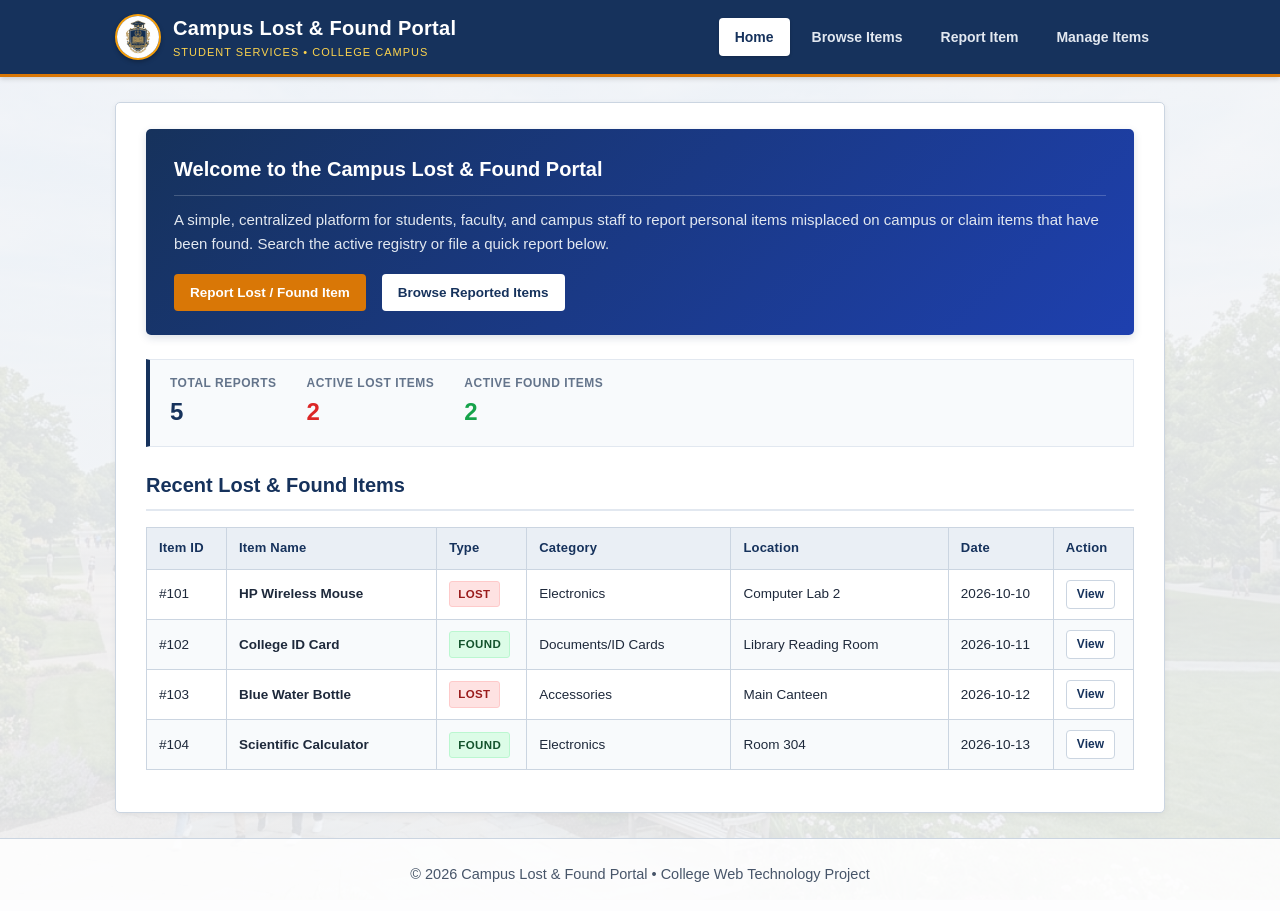
<file: index.html>
<!DOCTYPE html>
<html lang="en">
<head>
  <meta charset="UTF-8">
  <meta name="viewport" content="width=device-width, initial-scale=1.0">
  <title>Campus Lost & Found Portal - Home</title>
  <link rel="stylesheet" href="css/style.css">
</head>
<body>

  <!-- Top Bar: College Emblem on Left, Relocated Navigation Tabs on Right -->
  <header class="site-header">
    <div class="header-container">
      <a href="index.html" class="brand-wrapper">
        <img src="images/college-logo.jpg" alt="College Logo" class="brand-logo">
        <div class="brand-text">
          <h1>Campus Lost &amp; Found Portal</h1>
          <span>Student Services &bull; College Campus</span>
        </div>
      </a>

      <!-- Relocated Navigation Tabs -->
      <nav class="nav-tabs">
        <a href="index.html" class="active">Home</a>
        <a href="items.html">Browse Items</a>
        <a href="report.html">Report Item</a>
        <a href="manage-items.html">Manage Items</a>
      </nav>
    </div>
  </header>

  <!-- Main Content Container -->
  <div class="container">

    <!-- Campus Welcome Hero Card -->
    <div class="hero-card">
      <h2>Welcome to the Campus Lost &amp; Found Portal</h2>
      <p>A simple, centralized platform for students, faculty, and campus staff to report personal items misplaced on campus or claim items that have been found. Search the active registry or file a quick report below.</p>
      <div class="hero-actions">
        <a href="report.html" class="btn btn-gold">Report Lost / Found Item</a>
        <a href="items.html" class="btn btn-light">Browse Reported Items</a>
      </div>
    </div>

    <!-- Statistics Overview Box -->
    <div class="stats-box">
      <div class="stat-item">
        <span class="stat-label">Total Reports</span>
        <span class="stat-value" id="total-items">0</span>
      </div>
      <div class="stat-item">
        <span class="stat-label">Active Lost Items</span>
        <span class="stat-value" id="total-lost" style="color: #DC2626;">0</span>
      </div>
      <div class="stat-item">
        <span class="stat-label">Active Found Items</span>
        <span class="stat-value" id="total-found" style="color: #16A34A;">0</span>
      </div>
    </div>

    <!-- Recent Items Overview Table (Plain Text, No Icons) -->
    <h2>Recent Lost &amp; Found Items</h2>
    <table>
      <thead>
        <tr>
          <th style="width: 80px;">Item ID</th>
          <th>Item Name</th>
          <th style="width: 90px;">Type</th>
          <th>Category</th>
          <th>Location</th>
          <th style="width: 105px;">Date</th>
          <th style="width: 80px;">Action</th>
        </tr>
      </thead>
      <tbody id="home-items-table">
        <!-- Loaded dynamically with JavaScript -->
      </tbody>
    </table>

  </div>

  <!-- Footer -->
  <footer>
    <p>&copy; 2026 Campus Lost &amp; Found Portal &bull; College Web Technology Project</p>
  </footer>

  <script src="js/script.js"></script>
</body>
</html>
</file>
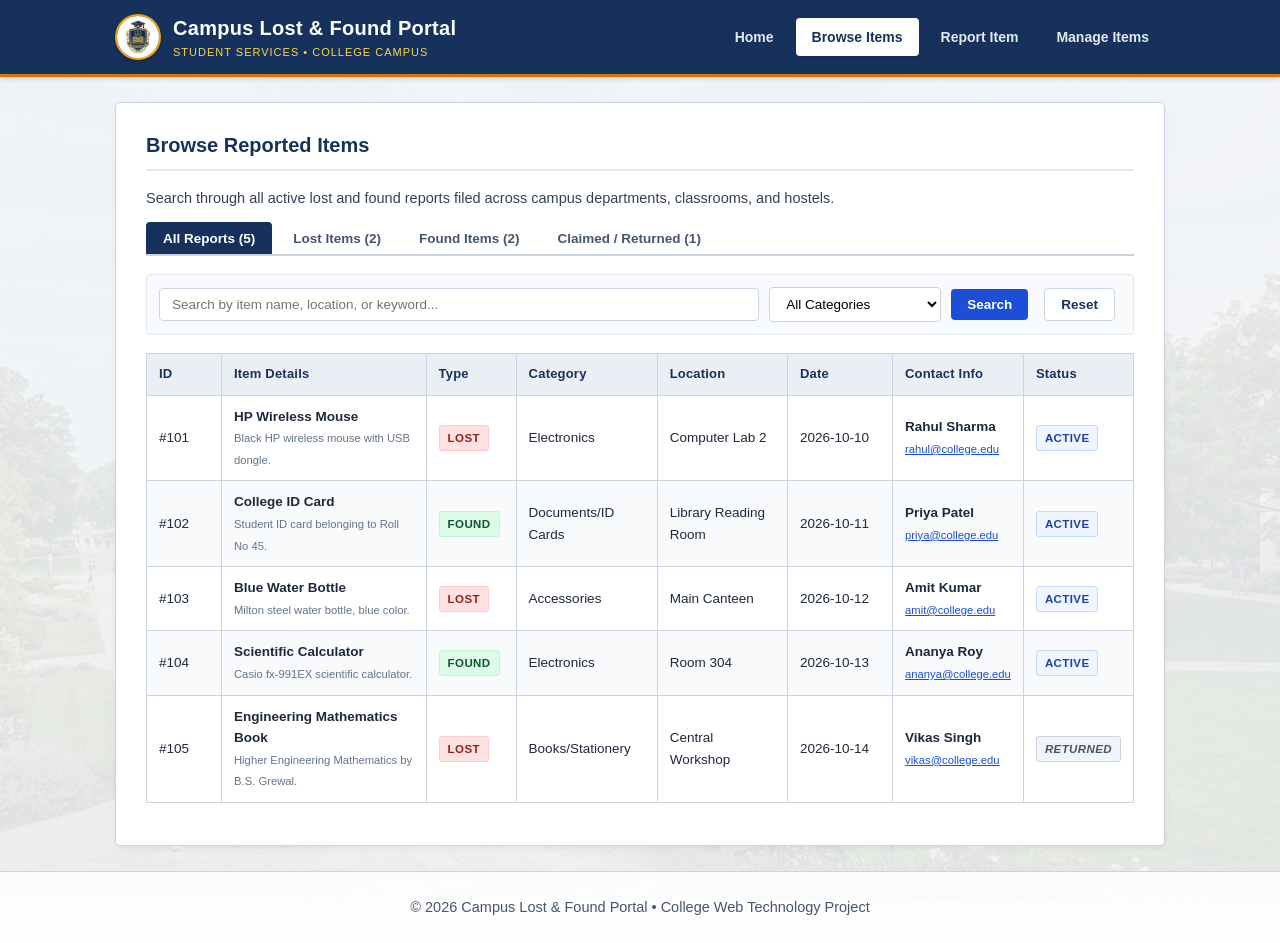
<file: items.html>
<!DOCTYPE html>
<html lang="en">
<head>
  <meta charset="UTF-8">
  <meta name="viewport" content="width=device-width, initial-scale=1.0">
  <title>Campus Lost & Found Portal - Browse Items</title>
  <link rel="stylesheet" href="css/style.css">
</head>
<body>

  <!-- Top Bar: College Emblem on Left, Relocated Navigation Tabs on Right -->
  <header class="site-header">
    <div class="header-container">
      <a href="index.html" class="brand-wrapper">
        <img src="images/college-logo.jpg" alt="College Logo" class="brand-logo">
        <div class="brand-text">
          <h1>Campus Lost &amp; Found Portal</h1>
          <span>Student Services &bull; College Campus</span>
        </div>
      </a>

      <!-- Relocated Navigation Tabs -->
      <nav class="nav-tabs">
        <a href="index.html">Home</a>
        <a href="items.html" class="active">Browse Items</a>
        <a href="report.html">Report Item</a>
        <a href="manage-items.html">Manage Items</a>
      </nav>
    </div>
  </header>

  <!-- Main Content Container -->
  <div class="container">
    <h2>Browse Reported Items</h2>
    <p>Search through all active lost and found reports filed across campus departments, classrooms, and hostels.</p>

    <!-- In-Page Interactive Filter Tabs -->
    <div class="filter-tabs-wrapper" id="browse-filter-tabs">
      <button type="button" class="filter-tab active" data-type="All">All Reports (<span id="tab-count-all">0</span>)</button>
      <button type="button" class="filter-tab" data-type="Lost">Lost Items (<span id="tab-count-lost">0</span>)</button>
      <button type="button" class="filter-tab" data-type="Found">Found Items (<span id="tab-count-found">0</span>)</button>
      <button type="button" class="filter-tab" data-type="Returned">Claimed / Returned (<span id="tab-count-returned">0</span>)</button>
    </div>

    <!-- Search & Filter Controls -->
    <div class="search-container">
      <input type="text" id="search-input" class="search-input" placeholder="Search by item name, location, or keyword...">

      <select id="category-filter" class="search-select">
        <option value="All">All Categories</option>
        <option value="Electronics">Electronics</option>
        <option value="Documents/ID Cards">Documents/ID Cards</option>
        <option value="Bags">Bags</option>
        <option value="Wallets">Wallets</option>
        <option value="Keys">Keys</option>
        <option value="Books/Stationery">Books/Stationery</option>
        <option value="Clothing">Clothing</option>
        <option value="Accessories">Accessories</option>
        <option value="Other">Other</option>
      </select>

      <button type="button" id="search-btn" class="btn btn-blue">Search</button>
      <button type="button" id="reset-btn" class="btn btn-outline" style="margin-left: auto;">Reset</button>
    </div>

    <!-- Items Table (Plain Text, No Icons) -->
    <table>
      <thead>
        <tr>
          <th style="width: 75px;">ID</th>
          <th>Item Details</th>
          <th style="width: 90px;">Type</th>
          <th>Category</th>
          <th>Location</th>
          <th style="width: 105px;">Date</th>
          <th>Contact Info</th>
          <th style="width: 95px;">Status</th>
        </tr>
      </thead>
      <tbody id="view-items-table">
        <!-- Loaded dynamically with JavaScript -->
      </tbody>
    </table>
  </div>

  <!-- Footer -->
  <footer>
    <p>&copy; 2026 Campus Lost &amp; Found Portal &bull; College Web Technology Project</p>
  </footer>

  <script src="js/script.js"></script>
</body>
</html>
</file>
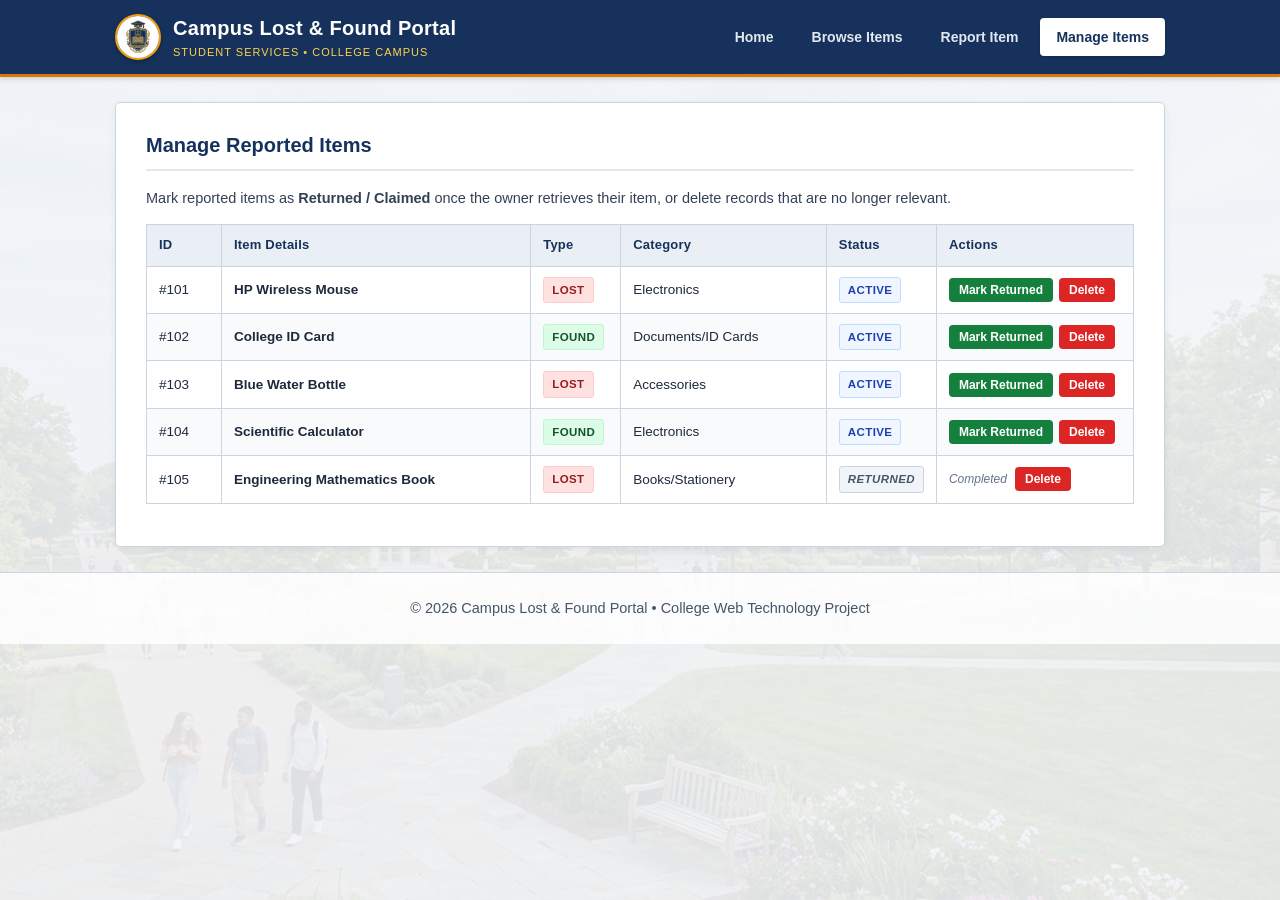
<file: manage-items.html>
<!DOCTYPE html>
<html lang="en">
<head>
  <meta charset="UTF-8">
  <meta name="viewport" content="width=device-width, initial-scale=1.0">
  <title>Campus Lost & Found Portal - Manage Items</title>
  <link rel="stylesheet" href="css/style.css">
</head>
<body>

  <!-- Top Bar: College Emblem on Left, Relocated Navigation Tabs on Right -->
  <header class="site-header">
    <div class="header-container">
      <a href="index.html" class="brand-wrapper">
        <img src="images/college-logo.jpg" alt="College Logo" class="brand-logo">
        <div class="brand-text">
          <h1>Campus Lost &amp; Found Portal</h1>
          <span>Student Services &bull; College Campus</span>
        </div>
      </a>

      <!-- Relocated Navigation Tabs -->
      <nav class="nav-tabs">
        <a href="index.html">Home</a>
        <a href="items.html">Browse Items</a>
        <a href="report.html">Report Item</a>
        <a href="manage-items.html" class="active">Manage Items</a>
      </nav>
    </div>
  </header>

  <!-- Main Content Container -->
  <div class="container">
    <h2>Manage Reported Items</h2>
    <p>Mark reported items as <strong>Returned / Claimed</strong> once the owner retrieves their item, or delete records that are no longer relevant.</p>

    <!-- Manage Items Table (Plain Text, No Icons) -->
    <table>
      <thead>
        <tr>
          <th style="width: 75px;">ID</th>
          <th>Item Details</th>
          <th style="width: 90px;">Type</th>
          <th>Category</th>
          <th style="width: 100px;">Status</th>
          <th style="width: 180px;">Actions</th>
        </tr>
      </thead>
      <tbody id="manage-items-table">
        <!-- Loaded dynamically with JavaScript -->
      </tbody>
    </table>
  </div>

  <!-- Footer -->
  <footer>
    <p>&copy; 2026 Campus Lost &amp; Found Portal &bull; College Web Technology Project</p>
  </footer>

  <script src="js/script.js"></script>
</body>
</html>
</file>
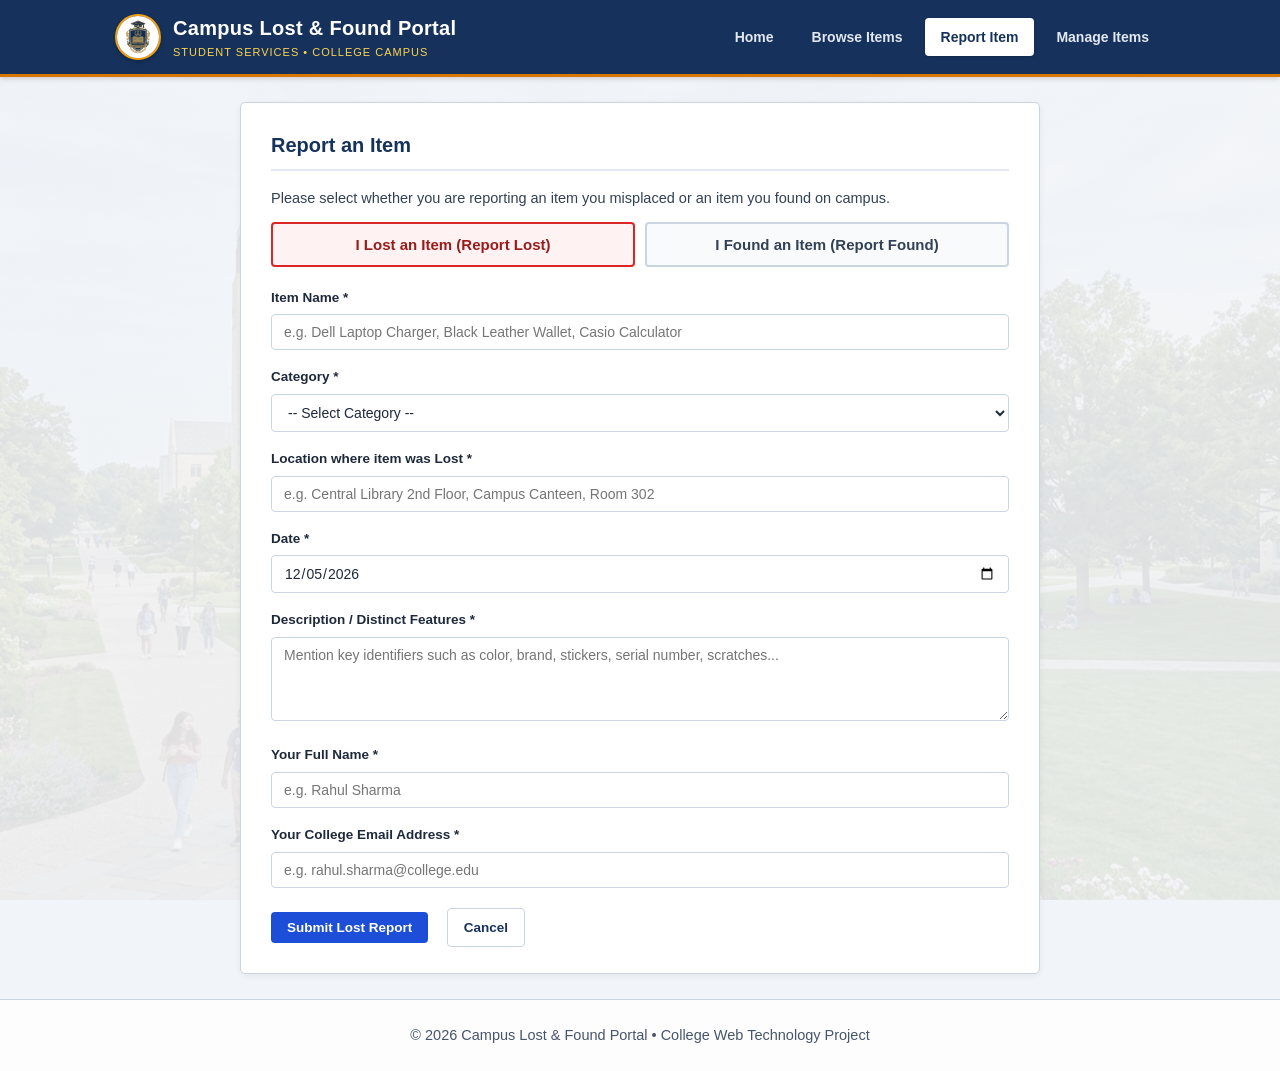
<file: report.html>
<!DOCTYPE html>
<html lang="en">
<head>
  <meta charset="UTF-8">
  <meta name="viewport" content="width=device-width, initial-scale=1.0">
  <title>Campus Lost & Found Portal - Report Item</title>
  <link rel="stylesheet" href="css/style.css">
</head>
<body>

  <!-- Top Bar: College Emblem on Left, Relocated Navigation Tabs on Right -->
  <header class="site-header">
    <div class="header-container">
      <a href="index.html" class="brand-wrapper">
        <img src="images/college-logo.jpg" alt="College Logo" class="brand-logo">
        <div class="brand-text">
          <h1>Campus Lost &amp; Found Portal</h1>
          <span>Student Services &bull; College Campus</span>
        </div>
      </a>

      <!-- Relocated Navigation Tabs -->
      <nav class="nav-tabs">
        <a href="index.html">Home</a>
        <a href="items.html">Browse Items</a>
        <a href="report.html" class="active">Report Item</a>
        <a href="manage-items.html">Manage Items</a>
      </nav>
    </div>
  </header>

  <!-- Main Content Container -->
  <div class="container" style="max-width: 800px;">
    <h2>Report an Item</h2>
    <p>Please select whether you are reporting an item you misplaced or an item you found on campus.</p>

    <!-- Report Type Selection Tabs -->
    <div class="form-type-tabs">
      <button type="button" class="form-type-btn active lost" id="tab-btn-lost" onclick="selectReportType('Lost')">
        I Lost an Item (Report Lost)
      </button>
      <button type="button" class="form-type-btn found" id="tab-btn-found" onclick="selectReportType('Found')">
        I Found an Item (Report Found)
      </button>
    </div>

    <!-- Report Item Form -->
    <form id="report-form">
      <input type="hidden" id="item-type" value="Lost">

      <div class="form-group">
        <label for="item-name">Item Name *</label>
        <input type="text" id="item-name" placeholder="e.g. Dell Laptop Charger, Black Leather Wallet, Casio Calculator" required>
      </div>

      <div class="form-group">
        <label for="item-category">Category *</label>
        <select id="item-category" required>
          <option value="">-- Select Category --</option>
          <option value="Electronics">Electronics</option>
          <option value="Documents/ID Cards">Documents/ID Cards</option>
          <option value="Bags">Bags</option>
          <option value="Wallets">Wallets</option>
          <option value="Keys">Keys</option>
          <option value="Books/Stationery">Books/Stationery</option>
          <option value="Clothing">Clothing</option>
          <option value="Accessories">Accessories</option>
          <option value="Other">Other</option>
        </select>
      </div>

      <div class="form-group">
        <label for="item-location" id="label-location">Location where item was Lost *</label>
        <input type="text" id="item-location" placeholder="e.g. Central Library 2nd Floor, Campus Canteen, Room 302" required>
      </div>

      <div class="form-group">
        <label for="item-date">Date *</label>
        <input type="date" id="item-date" required>
      </div>

      <div class="form-group">
        <label for="item-desc">Description / Distinct Features *</label>
        <textarea id="item-desc" rows="4" placeholder="Mention key identifiers such as color, brand, stickers, serial number, scratches..." required></textarea>
      </div>

      <div class="form-group">
        <label for="contact-name">Your Full Name *</label>
        <input type="text" id="contact-name" placeholder="e.g. Rahul Sharma" required>
      </div>

      <div class="form-group">
        <label for="contact-email">Your College Email Address *</label>
        <input type="email" id="contact-email" placeholder="e.g. rahul.sharma@college.edu" required>
      </div>

      <div style="margin-top: 20px;">
        <button type="submit" class="btn btn-blue" id="submit-report-btn">Submit Lost Report</button>
        <a href="items.html" class="btn btn-outline" style="margin-left: 8px;">Cancel</a>
      </div>
    </form>
  </div>

  <!-- Footer -->
  <footer>
    <p>&copy; 2026 Campus Lost &amp; Found Portal &bull; College Web Technology Project</p>
  </footer>

  <script src="js/script.js"></script>
</body>
</html>
</file>
<file: css/style.css>
/* ========================================================
   Campus Lost & Found Portal
   Theme: Classic Academic Navy & Slate with Real Campus Imagery
   ======================================================== */

* {
  box-sizing: border-box;
  margin: 0;
  padding: 0;
}

body {
  font-family: Arial, Helvetica, sans-serif;
  background-color: #F1F5F9;
  /* Soft overlay over real campus photograph background */
  background-image: linear-gradient(rgba(244, 246, 249, 0.90), rgba(244, 246, 249, 0.90)), url('../images/campus-bg.jpg');
  background-size: cover;
  background-attachment: fixed;
  background-position: center;
  color: #1E293B;
  line-height: 1.6;
}

/* ========================================================
   Header & Relocated Navigation Tabs (Top Bar)
   ======================================================== */
header.site-header {
  background-color: #16325C; /* Classic Academic Navy */
  border-bottom: 3px solid #D97706; /* Collegiate Warm Gold Accent */
  color: #FFFFFF;
  padding: 12px 0;
  box-shadow: 0 2px 5px rgba(0, 0, 0, 0.15);
}

.header-container {
  width: 92%;
  max-width: 1050px;
  margin: 0 auto;
  display: flex;
  justify-content: space-between;
  align-items: center;
  flex-wrap: wrap;
  gap: 15px;
}

/* College Branding (Logo + Portal Title) */
.brand-wrapper {
  display: flex;
  align-items: center;
  gap: 12px;
  text-decoration: none;
}

.brand-logo {
  width: 46px;
  height: 46px;
  border-radius: 50%;
  object-fit: cover;
  border: 2px solid #F59E0B; /* Gold ring border */
  box-shadow: 0 2px 4px rgba(0, 0, 0, 0.25);
  display: block;
  background-color: #FFFFFF;
}

.brand-text h1 {
  font-size: 20px;
  color: #FFFFFF;
  margin: 0;
  font-weight: bold;
  letter-spacing: 0.3px;
}

.brand-text span {
  font-size: 11px;
  color: #FCD34D;
  text-transform: uppercase;
  letter-spacing: 1px;
  display: block;
}

/* Relocated Navigation Tabs (Top-Right in Header) */
nav.nav-tabs {
  display: flex;
  gap: 6px;
  flex-wrap: wrap;
}

nav.nav-tabs a {
  color: #E2E8F0;
  text-decoration: none;
  padding: 8px 16px;
  font-size: 14px;
  font-weight: bold;
  border-radius: 4px;
  transition: background-color 0.15s ease, color 0.15s ease;
  display: inline-flex;
  align-items: center;
}

nav.nav-tabs a:hover {
  background-color: #0F2942;
  color: #FFFFFF;
}

nav.nav-tabs a.active {
  background-color: #FFFFFF;
  color: #16325C;
  box-shadow: 0 1px 3px rgba(0, 0, 0, 0.2);
}

/* ========================================================
   Main Content Container
   ======================================================== */
.container {
  width: 92%;
  max-width: 1050px;
  margin: 25px auto;
  background-color: #FFFFFF;
  padding: 26px 30px;
  border: 1px solid #CBD5E1;
  border-radius: 5px;
  box-shadow: 0 2px 6px rgba(0, 0, 0, 0.06);
}

/* Headings */
h2 {
  color: #16325C;
  border-bottom: 2px solid #E2E8F0;
  padding-bottom: 8px;
  margin-top: 0;
  margin-bottom: 16px;
  font-size: 20px;
}

p {
  font-size: 14.5px;
  color: #334155;
  margin-bottom: 12px;
}

/* Hero Section on Home Page */
.hero-card {
  background: linear-gradient(135deg, #16325C 0%, #1E40AF 100%);
  color: #FFFFFF;
  padding: 24px 28px;
  border-radius: 5px;
  margin-bottom: 24px;
  box-shadow: 0 3px 8px rgba(22, 50, 92, 0.15);
}

.hero-card h2 {
  color: #FFFFFF;
  border-bottom: 1px solid rgba(255, 255, 255, 0.2);
  padding-bottom: 10px;
  margin-bottom: 12px;
}

.hero-card p {
  color: #E2E8F0;
  font-size: 15px;
  margin-bottom: 18px;
}

.hero-actions {
  display: flex;
  gap: 10px;
  flex-wrap: wrap;
}

.hero-actions .btn-light {
  background-color: #FFFFFF;
  color: #16325C;
  font-weight: bold;
}

.hero-actions .btn-light:hover {
  background-color: #F8FAFC;
}

.hero-actions .btn-gold {
  background-color: #D97706;
  color: #FFFFFF;
  font-weight: bold;
}

.hero-actions .btn-gold:hover {
  background-color: #B45309;
}

/* ========================================================
   Statistics Box
   ======================================================== */
.stats-box {
  background-color: #F8FAFC;
  border-left: 4px solid #16325C;
  border-top: 1px solid #E2E8F0;
  border-right: 1px solid #E2E8F0;
  border-bottom: 1px solid #E2E8F0;
  padding: 14px 20px;
  margin-bottom: 22px;
  display: flex;
  gap: 30px;
  flex-wrap: wrap;
}

.stat-item {
  display: flex;
  flex-direction: column;
}

.stat-item span.stat-label {
  font-size: 12px;
  text-transform: uppercase;
  color: #64748B;
  font-weight: bold;
  letter-spacing: 0.5px;
}

.stat-item span.stat-value {
  font-size: 24px;
  font-weight: bold;
  color: #16325C;
}

/* ========================================================
   In-Page Interactive Filter Tabs (On Browse Page)
   ======================================================== */
.filter-tabs-wrapper {
  display: flex;
  gap: 4px;
  border-bottom: 2px solid #CBD5E1;
  margin-bottom: 18px;
  overflow-x: auto;
}

.filter-tab {
  background: none;
  border: 1px solid transparent;
  border-bottom: none;
  padding: 8px 16px;
  font-size: 13.5px;
  font-weight: bold;
  color: #475569;
  cursor: pointer;
  border-radius: 4px 4px 0 0;
  font-family: inherit;
  transition: all 0.15s ease;
  white-space: nowrap;
}

.filter-tab:hover {
  background-color: #F1F5F9;
  color: #16325C;
}

.filter-tab.active {
  background-color: #16325C;
  color: #FFFFFF;
  border-color: #16325C;
}

/* Form Selection Tabs on Report Page */
.form-type-tabs {
  display: flex;
  gap: 10px;
  margin-bottom: 20px;
}

.form-type-btn {
  flex: 1;
  padding: 12px;
  font-size: 15px;
  font-weight: bold;
  font-family: inherit;
  border: 2px solid #CBD5E1;
  background-color: #F8FAFC;
  color: #334155;
  cursor: pointer;
  border-radius: 4px;
  text-align: center;
  transition: all 0.15s ease;
}

.form-type-btn:hover {
  background-color: #EEF2F6;
  border-color: #94A3B8;
}

.form-type-btn.active.lost {
  background-color: #FEF2F2;
  border-color: #DC2626;
  color: #991B1B;
}

.form-type-btn.active.found {
  background-color: #F0FDF4;
  border-color: #16A34A;
  color: #14532D;
}

/* ========================================================
   Clean Tables (No Icons, Plain Text Layout)
   ======================================================== */
table {
  width: 100%;
  border-collapse: collapse;
  margin-top: 14px;
  margin-bottom: 16px;
  font-size: 13.5px;
  background-color: #FFFFFF;
}

table, th, td {
  border: 1px solid #CBD5E1;
}

th {
  background-color: #EAEFF5; /* Academic light steel blue */
  color: #16325C;
  padding: 10px 12px;
  text-align: left;
  font-weight: bold;
  font-size: 13px;
  letter-spacing: 0.2px;
}

td {
  padding: 10px 12px;
  text-align: left;
  vertical-align: middle;
}

tr:nth-child(even) {
  background-color: #F8FAFC;
}

tr:hover {
  background-color: #F1F5F9;
}

/* Status Badges */
.badge {
  display: inline-block;
  padding: 3px 8px;
  border-radius: 3px;
  font-size: 11.5px;
  font-weight: bold;
  text-transform: uppercase;
  letter-spacing: 0.4px;
}

.badge-lost {
  background-color: #FEE2E2;
  color: #991B1B;
  border: 1px solid #FECACA;
}

.badge-found {
  background-color: #DCFCE7;
  color: #14532D;
  border: 1px solid #BBF7D0;
}

.badge-active {
  background-color: #EFF6FF;
  color: #1E40AF;
  border: 1px solid #BFDBFE;
}

.badge-returned {
  background-color: #F1F5F9;
  color: #475569;
  border: 1px solid #CBD5E1;
  font-style: italic;
}

/* ========================================================
   Buttons
   ======================================================== */
.btn {
  padding: 8px 16px;
  font-size: 13.5px;
  font-weight: bold;
  border: none;
  cursor: pointer;
  border-radius: 4px;
  color: #FFFFFF;
  margin-right: 6px;
  display: inline-flex;
  align-items: center;
  text-decoration: none;
  font-family: inherit;
  transition: background-color 0.15s ease;
}

.btn-blue {
  background-color: #1D4ED8;
}

.btn-blue:hover {
  background-color: #1E40AF;
}

.btn-green {
  background-color: #15803D;
}

.btn-green:hover {
  background-color: #166534;
}

.btn-red {
  background-color: #DC2626;
}

.btn-red:hover {
  background-color: #B91C1C;
}

.btn-outline {
  background-color: #FFFFFF;
  color: #16325C;
  border: 1px solid #CBD5E1;
}

.btn-outline:hover {
  background-color: #F1F5F9;
  border-color: #16325C;
}

/* ========================================================
   Forms
   ======================================================== */
.form-group {
  margin-bottom: 16px;
}

.form-group label {
  display: block;
  font-weight: bold;
  margin-bottom: 6px;
  font-size: 13.5px;
  color: #1E293B;
}

.form-group input,
.form-group select,
.form-group textarea {
  width: 100%;
  padding: 9px 12px;
  border: 1px solid #CBD5E1;
  border-radius: 4px;
  font-size: 14px;
  box-sizing: border-box;
  font-family: inherit;
  background-color: #FFFFFF;
  color: #1E293B;
  transition: border-color 0.15s ease;
}

.form-group input:focus,
.form-group select:focus,
.form-group textarea:focus {
  outline: none;
  border-color: #1D4ED8;
  box-shadow: 0 0 0 2px rgba(29, 78, 216, 0.15);
}

/* ========================================================
   Search & Controls
   ======================================================== */
.search-container {
  margin-bottom: 18px;
  display: flex;
  gap: 10px;
  flex-wrap: wrap;
  align-items: center;
  background-color: #F8FAFC;
  padding: 12px;
  border: 1px solid #E2E8F0;
  border-radius: 4px;
}

.search-input {
  flex: 1;
  min-width: 220px;
  padding: 8px 12px;
  border: 1px solid #CBD5E1;
  border-radius: 4px;
  font-size: 13.5px;
}

.search-select {
  padding: 8px 12px;
  border: 1px solid #CBD5E1;
  border-radius: 4px;
  font-size: 13.5px;
  background-color: #FFFFFF;
}

/* Action button spacing */
.actions-cell {
  white-space: nowrap;
}

/* ========================================================
   Footer
   ======================================================== */
footer {
  text-align: center;
  padding: 24px;
  color: #475569;
  font-size: 13px;
  margin-top: 25px;
  background-color: rgba(255, 255, 255, 0.85);
  border-top: 1px solid #CBD5E1;
}

footer p {
  color: #475569;
  margin: 0;
}

/* Responsive */
@media (max-width: 768px) {
  .header-container {
    flex-direction: column;
    align-items: flex-start;
  }
  nav.nav-tabs {
    width: 100%;
    justify-content: flex-start;
  }
  .stats-box {
    gap: 15px;
  }
}
</file>
